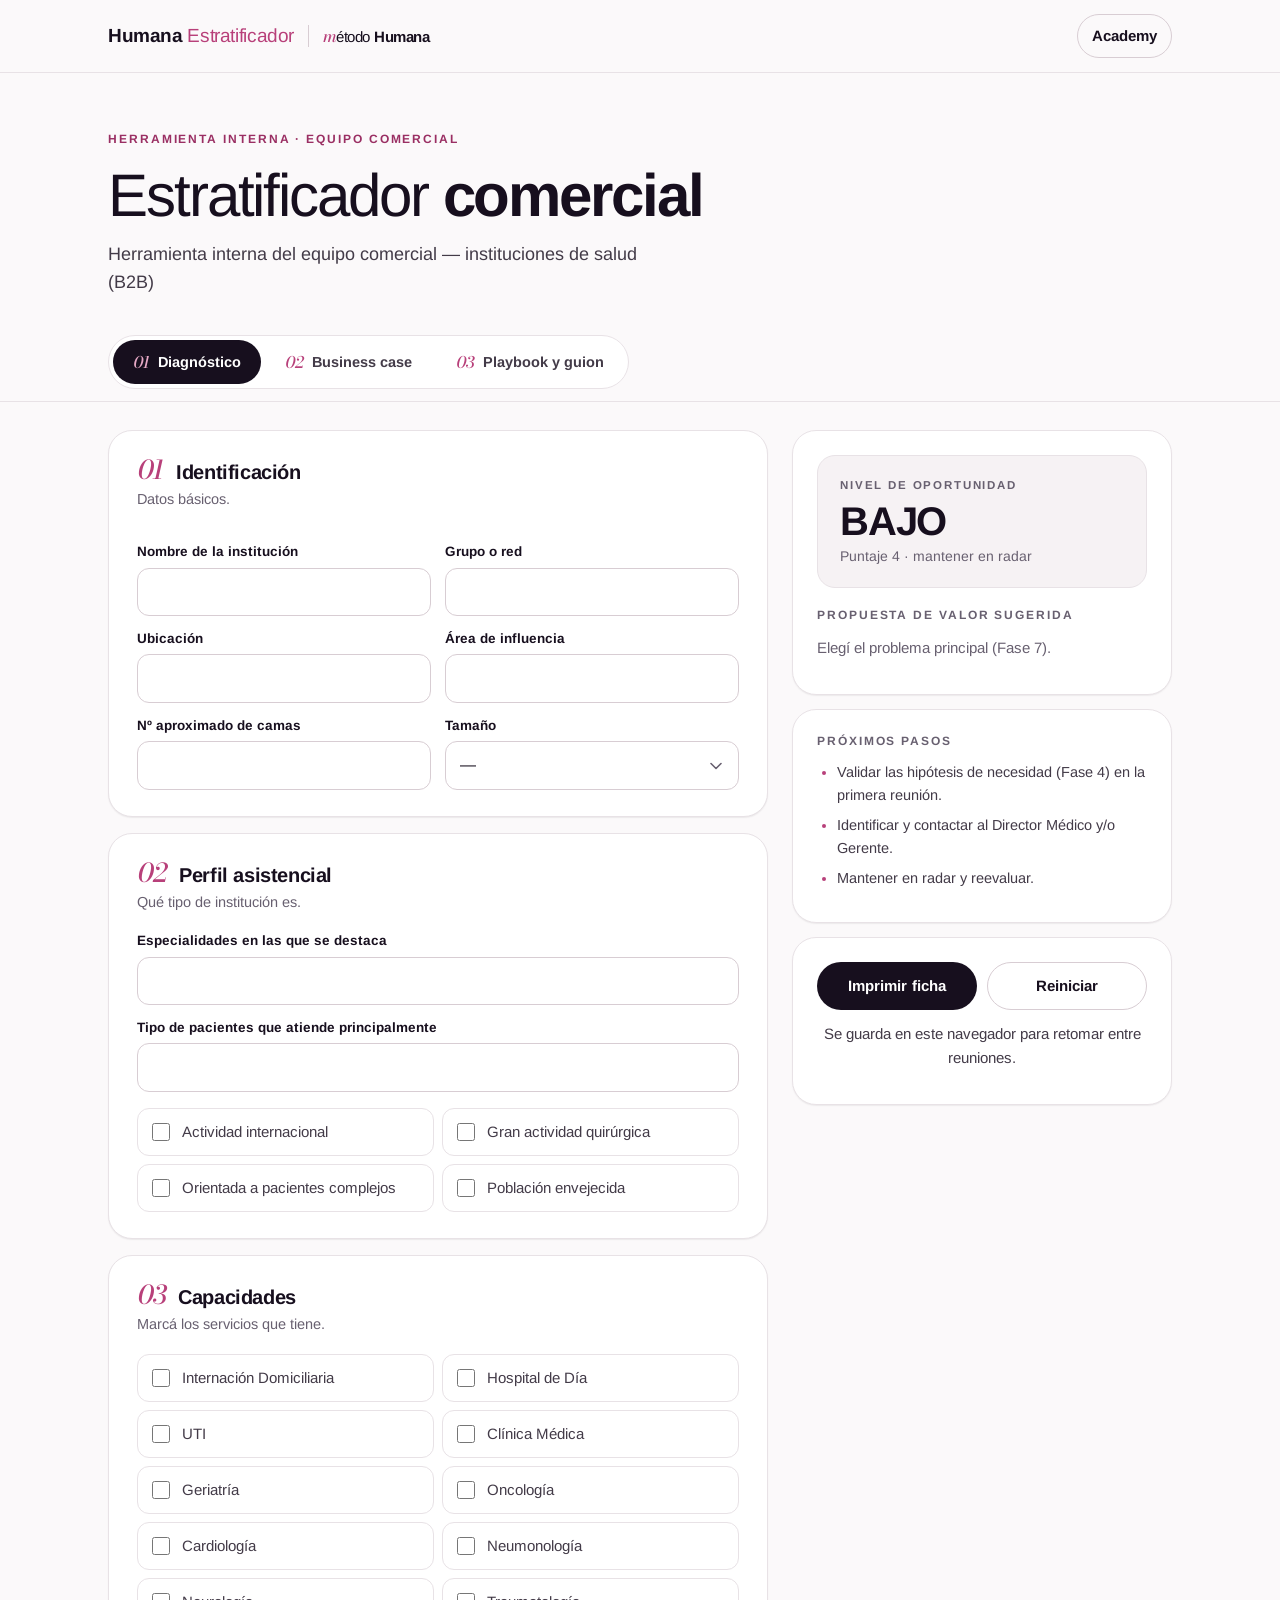
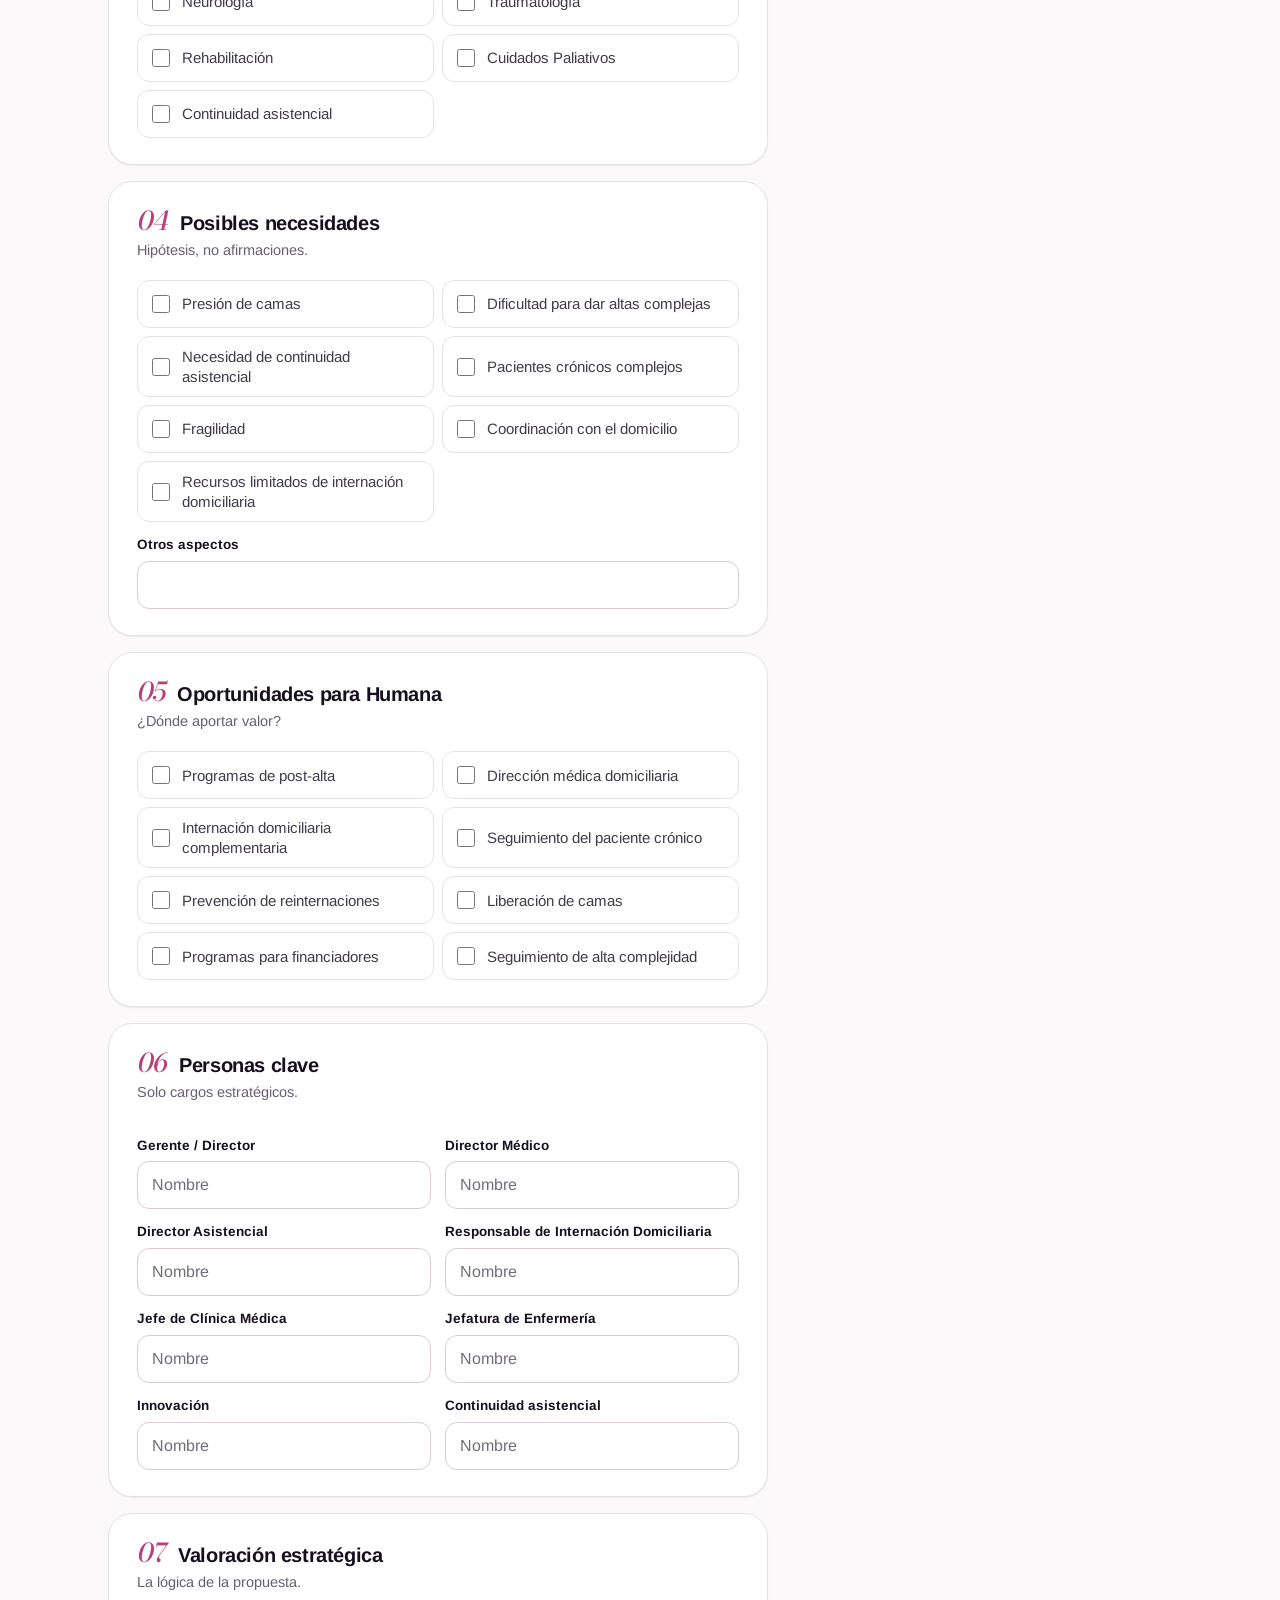
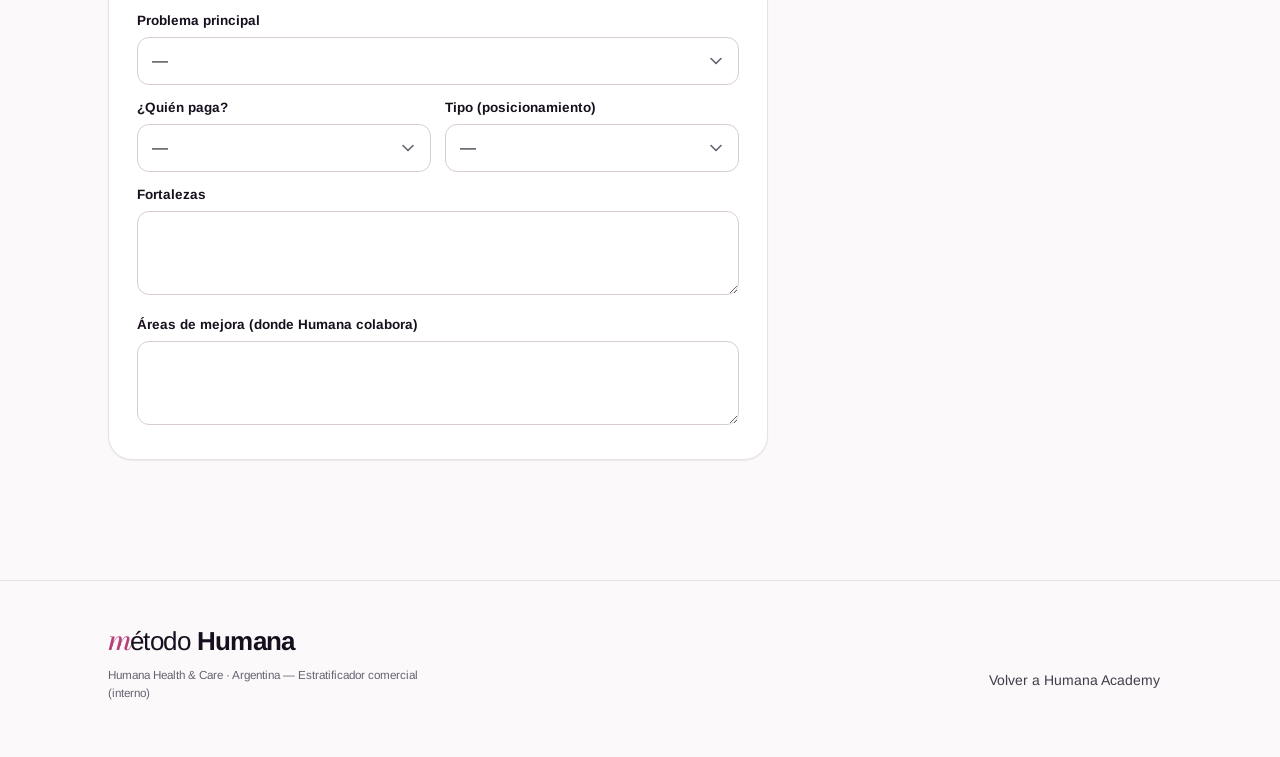
<file: estratificador.html>
<!doctype html>
<html lang="es">
<head>
<meta charset="utf-8">
<meta name="viewport" content="width=device-width, initial-scale=1, viewport-fit=cover">
<title>Humana · Estratificador comercial</title>
<meta name="theme-color" content="#FBF9FA">
<meta name="robots" content="noindex, nofollow">
<link rel="canonical" href="https://academy.humanahc.com.ar/estratificador.html">
<link rel="icon" href="mark.svg">
<link rel="preload" href="fonts/arimo-latin-400-normal.woff2" as="font" type="font/woff2" crossorigin>
<link rel="stylesheet" href="metodo.css?v=1">
<link rel="stylesheet" href="metodo-pistas.css?v=2">
<style>
.ehead{padding:52px 0 26px}
.ehead .mh-kicker{color:var(--mh-accent-ink)}
.ehead h1{font-size:clamp(36px,5.4vw,60px);font-weight:400;letter-spacing:-.035em;line-height:1.04;margin:14px 0 14px}
.ehead h1 b{font-weight:700}
.ehead p{font-size:18px;color:var(--mh-ink-2);margin:0;max-width:56ch;line-height:1.55}
.tabsbar{position:sticky;top:72px;z-index:50;background:rgba(251,249,250,.92);backdrop-filter:blur(12px);-webkit-backdrop-filter:blur(12px);border-bottom:1px solid var(--mh-line);padding:12px 0}
.tabs{display:inline-flex;gap:4px;padding:4px;background:var(--mh-surface);border:1px solid var(--mh-line);border-radius:var(--mh-pill);max-width:100%;overflow-x:auto;scrollbar-width:none}
.tabs::-webkit-scrollbar{display:none}
.tab{display:inline-flex;align-items:center;gap:8px;min-height:44px;padding:0 20px;border:0;border-radius:var(--mh-pill);background:transparent;color:var(--mh-ink-2);font:700 14.5px/1 var(--mh-sans);cursor:pointer;white-space:nowrap;transition:background .2s,color .2s}
.tab .n{font-family:var(--mh-serif);font-style:italic;font-weight:500;font-size:16px;color:var(--mh-accent)}
.tab:hover{background:var(--mh-surface-2);color:var(--mh-ink)}
.tab.on{background:var(--mh-ink);color:#fff}
.tab.on .n{color:#E7A9C6}
.card{background:var(--mh-surface);border:1px solid var(--mh-line);border-radius:var(--mh-r-lg);padding:26px 28px;margin-bottom:16px;box-shadow:var(--mh-sh-1)}
.card h2{display:flex;align-items:baseline;gap:12px;font-size:20px;font-weight:700;margin:0 0 4px;letter-spacing:-.02em}
.card h2 .n{font-family:var(--mh-serif);font-style:italic;font-weight:500;color:var(--mh-accent);font-size:26px;line-height:1}
.card .ph{font-size:14.5px;color:var(--mh-mut);margin:0 0 18px}
.est label:not(.chk){display:block;font:700 13.5px/1.3 var(--mh-sans);color:var(--mh-ink);margin:14px 0 7px}
.est input[type=text],.est input[type=number],.est select,.est textarea{width:100%;min-height:48px;padding:12px 14px;border:1.5px solid var(--mh-line-2);border-radius:12px;background:var(--mh-surface);color:var(--mh-ink);font:400 16px/1.4 var(--mh-sans);transition:border-color .15s,box-shadow .15s}
.est select{appearance:none;-webkit-appearance:none;background-image:url("data:image/svg+xml,%3Csvg xmlns='http://www.w3.org/2000/svg' width='12' height='8' viewBox='0 0 12 8'%3E%3Cpath d='M1 1.5l5 5 5-5' fill='none' stroke='%23686070' stroke-width='1.6' stroke-linecap='round' stroke-linejoin='round'/%3E%3C/svg%3E");background-repeat:no-repeat;background-position:right 16px center;padding-right:40px}
.est input::placeholder,.est textarea::placeholder{color:var(--mh-mut-2)}
.est input[type=text]:hover,.est input[type=number]:hover,.est select:hover,.est textarea:hover{border-color:#bfb1b8}
.est input[type=text]:focus,.est input[type=number]:focus,.est select:focus,.est textarea:focus{outline:none;border-color:var(--mh-accent);box-shadow:0 0 0 4px var(--mh-accent-tint)}
.est textarea{min-height:84px;resize:vertical}
.row2{display:grid;grid-template-columns:1fr 1fr;gap:0 14px}
.checks{display:grid;grid-template-columns:1fr 1fr;gap:8px;margin-top:6px}
.chk{display:flex;align-items:center;gap:12px;min-height:48px;padding:10px 14px;border:1.5px solid var(--mh-line);border-radius:12px;font-size:15px;color:var(--mh-ink-2);cursor:pointer;transition:border-color .15s,background .15s;line-height:1.3}
.chk:hover{border-color:var(--mh-line-2)}
.chk:has(input:checked){border-color:var(--mh-accent);background:var(--mh-accent-tint);color:var(--mh-ink)}
.chk input{width:18px;height:18px;margin:0;flex-shrink:0;accent-color:var(--mh-accent)}
.hint{font-size:13.5px;color:var(--mh-mut);margin:10px 0 0;line-height:1.5}
.layout{display:grid;grid-template-columns:minmax(0,1fr) 380px;gap:24px;padding:28px 0 64px}
.result{position:sticky;top:148px;align-self:start}
.rcard{background:var(--mh-surface);border:1px solid var(--mh-line);border-radius:var(--mh-r-lg);padding:24px;margin-bottom:14px;box-shadow:var(--mh-sh-1)}
.rcard h3{font:700 12px/1.3 var(--mh-sans);letter-spacing:.16em;text-transform:uppercase;color:var(--mh-mut);margin:0 0 12px}
.level{border-radius:18px;padding:22px 22px 20px;margin-bottom:20px;border:1px solid var(--mh-line);background:var(--mh-surface-2)}
.level .lb{font:700 11.5px/1.3 var(--mh-sans);letter-spacing:.16em;text-transform:uppercase;color:var(--mh-mut)}
.level .lv{font-size:40px;font-weight:700;letter-spacing:-.03em;color:var(--mh-ink);margin:8px 0 4px;line-height:1}
.level .sc{font-size:14px;color:var(--mh-mut)}
.level.alto{background:var(--mh-ink);border-color:var(--mh-ink)}
.level.alto .lb{color:#E7A9C6}.level.alto .lv{color:#fff}.level.alto .sc{color:#CFC6D3}
.level.medio{background:var(--mh-accent-tint);border-color:var(--mh-accent-tint-2)}
.level.medio .lb,.level.medio .lv{color:var(--mh-accent-ink)}.level.medio .sc{color:var(--mh-ink-2)}
.prop{font-size:19px;font-weight:700;color:var(--mh-ink);margin:0 0 8px;letter-spacing:-.015em;line-height:1.3}
.rcard p{font-size:15px;line-height:1.6;color:var(--mh-ink-2);margin:0 0 10px}
.rcard p b{color:var(--mh-ink)}
.rcard ul{margin:0;padding-left:20px}.rcard li{font-size:14.5px;line-height:1.55;margin-bottom:8px;color:var(--mh-ink-2)}
.rcard li::marker{color:var(--mh-accent)}
.tag{display:inline-flex;background:var(--mh-accent-tint);color:var(--mh-accent-ink);font:700 12px/1 var(--mh-sans);padding:7px 10px;border-radius:var(--mh-pill);margin:0 6px 6px 0}
.section{display:none}.section.on{display:block}.pad{padding:28px 0 64px}
.bcgrid{display:grid;grid-template-columns:minmax(0,1.1fr) minmax(0,.9fr);gap:24px;align-items:start}
.stat{background:var(--mh-surface);border:1px solid var(--mh-line);border-radius:18px;padding:20px 22px;margin-bottom:12px}
.stat .n{font-size:32px;font-weight:700;color:var(--mh-ink);letter-spacing:-.03em;line-height:1.1}
.stat .l{font-size:14px;color:var(--mh-mut);margin-top:4px}
.stat.big{background:var(--mh-accent-tint);border-color:var(--mh-accent-tint-2);padding:26px 24px}
.stat.big .n{color:var(--mh-accent-ink);font-size:clamp(32px,4vw,44px)}
.stat.big .l{color:var(--mh-ink-2);font-weight:700}
.pb{background:var(--mh-surface);border:1px solid var(--mh-line);border-radius:var(--mh-r-lg);padding:28px;margin-bottom:16px;box-shadow:var(--mh-sh-1)}
.pb h3{font-size:22px;font-weight:400;letter-spacing:-.02em;margin:0 0 18px}
.pb h3 b{font-weight:700}
.pb .q{font-size:16px;line-height:1.6;margin:0;padding:12px 0 12px 22px;position:relative;color:var(--mh-ink-2);border-top:1px solid var(--mh-line)}
.pb .q:first-child{border-top:0}
.pb .q:before{content:"";position:absolute;left:0;top:14px;bottom:14px;width:1px;background:var(--mh-hair)}
.obj{border:1px solid var(--mh-line);border-left:2px solid var(--mh-accent);padding:14px 18px;background:var(--mh-surface);border-radius:0 14px 14px 0;margin-bottom:10px;font-size:15.5px;line-height:1.6;color:var(--mh-ink-2)}
.obj b{color:var(--mh-ink);font-family:var(--mh-serif);font-style:italic;font-weight:500;font-size:18px}
.emailbox{white-space:pre-wrap;background:var(--mh-surface-2);border:1px solid var(--mh-line);border-radius:14px;padding:20px;font-size:15px;line-height:1.65;color:var(--mh-ink-2)}
.guion .g{padding:16px 0;border-top:1px solid var(--mh-line)}
.guion .g:first-of-type{border-top:0;padding-top:0}
.guion .g .t{font:700 12px/1.3 var(--mh-sans);color:var(--mh-accent-ink);text-transform:uppercase;letter-spacing:.14em}
.guion .g p{font-size:16.5px;line-height:1.7;margin:8px 0 0;color:var(--mh-ink-2)}
.btns{display:flex;gap:10px;flex-wrap:wrap}
.btns .mh-btn{flex:1}
@media(max-width:960px){.layout,.bcgrid{grid-template-columns:1fr}.result{position:static}}
@media(max-width:640px){.checks,.row2{grid-template-columns:1fr}.card,.pb{padding:22px 18px}.rcard{padding:20px}.ehead{padding:34px 0 18px}.tabs{display:grid;grid-template-columns:repeat(3,minmax(0,1fr));width:100%;border-radius:18px}.tab{padding:6px 8px;font-size:13.5px;white-space:normal;text-align:center;justify-content:center;flex-direction:column;gap:2px;border-radius:14px;line-height:1.2;min-height:52px}.tab .n{font-size:14px}}
@media print{header.top,footer.pie,.btns,.noprint,.tabsbar{display:none!important}.section{display:block!important}.layout,.bcgrid{grid-template-columns:1fr}.card,.rcard,.pb{box-shadow:none;break-inside:avoid}.level.alto{background:#fff;border-color:#170F1E}.level.alto .lv{color:#170F1E}}
</style>
</head>
<body class="mh est">
<a class="mh-skip" href="#s0">Ir al contenido</a>
<header class="top"><div class="wrap">
<a class="brand" href="./" aria-label="Volver a Humana Academy"><span class="mh-word"><b>Humana</b> <span>Estratificador</span></span><span class="sep" aria-hidden="true"></span><span class="mh-logo" aria-hidden="true"><i>m</i>étodo<b>Humana</b></span></a>
<nav class="desk" aria-label="Principal"><a class="home" href="./">Academy</a></nav>
</div></header>
<div class="wrap"><section class="ehead"><span class="mh-kicker">Herramienta interna · Equipo comercial</span><h1>Estratificador <b>comercial</b></h1><p>Herramienta interna del equipo comercial — instituciones de salud (B2B)</p></section></div>
<div class="tabsbar noprint"><div class="wrap"><div class="tabs" role="tablist" aria-label="Secciones"><button class="tab on" role="tab" aria-selected="true" aria-controls="s0" onclick="showTab(0)"><span class="n">01</span>Diagnóstico</button><button class="tab" role="tab" aria-selected="false" aria-controls="s1" onclick="showTab(1)"><span class="n">02</span>Business case</button><button class="tab" role="tab" aria-selected="false" aria-controls="s2" onclick="showTab(2)"><span class="n">03</span>Playbook y guion</button></div></div></div>
<main class="wrap">
<div class="section on" id="s0" role="tabpanel"><div class="layout">
<div class="form">
 <div class="card"><h2><span class="n">01</span>Identificación</h2><p class="ph">Datos básicos.</p>
  <div class="row2"><div><label for="f_nombre">Nombre de la institución</label><input type="text" id="f_nombre"></div><div><label for="f_grupo">Grupo o red</label><input type="text" id="f_grupo"></div></div>
  <div class="row2"><div><label for="f_ubic">Ubicación</label><input type="text" id="f_ubic"></div><div><label for="f_area">Área de influencia</label><input type="text" id="f_area"></div></div>
  <div class="row2"><div><label for="f_camas">Nº aproximado de camas</label><input type="number" id="f_camas" min="0" inputmode="numeric"></div><div><label for="f_tam">Tamaño</label><select id="f_tam"><option value="">—</option><option>Chico</option><option>Mediano</option><option>Grande</option></select></div></div>
 </div>
 <div class="card"><h2><span class="n">02</span>Perfil asistencial</h2><p class="ph">Qué tipo de institución es.</p>
  <label for="f_esp">Especialidades en las que se destaca</label><input type="text" id="f_esp">
  <label for="f_pac">Tipo de pacientes que atiende principalmente</label><input type="text" id="f_pac">
  <div class="checks" style="margin-top:16px"><label class="chk"><input type="checkbox" id="p_intl">Actividad internacional</label><label class="chk"><input type="checkbox" id="p_quir">Gran actividad quirúrgica</label><label class="chk"><input type="checkbox" id="p_complejos">Orientada a pacientes complejos</label><label class="chk"><input type="checkbox" id="p_envej">Población envejecida</label></div>
 </div>
 <div class="card"><h2><span class="n">03</span>Capacidades</h2><p class="ph">Marcá los servicios que tiene.</p><div class="checks" id="caps"></div></div>
 <div class="card"><h2><span class="n">04</span>Posibles necesidades</h2><p class="ph">Hipótesis, no afirmaciones.</p><div class="checks" id="needs"></div><label for="f_otros">Otros aspectos</label><input type="text" id="f_otros"></div>
 <div class="card"><h2><span class="n">05</span>Oportunidades para Humana</h2><p class="ph">¿Dónde aportar valor?</p><div class="checks" id="oport"></div></div>
 <div class="card"><h2><span class="n">06</span>Personas clave</h2><p class="ph">Solo cargos estratégicos.</p><div class="row2" id="people"></div></div>
 <div class="card"><h2><span class="n">07</span>Valoración estratégica</h2><p class="ph">La lógica de la propuesta.</p>
  <label for="f_problema">Problema principal</label>
  <select id="f_problema"><option value="">—</option><option value="A">A · Falta de camas / presión de ocupación</option><option value="B">B · Estadías prolongadas de crónicos/frágiles</option><option value="C">C · Guardia saturada por pacientes repetidores</option><option value="D">D · Financiadores presionando costo o calidad</option><option value="E">E · Institución chica sin músculo domiciliario propio</option></select>
  <div class="row2"><div><label for="f_paga">¿Quién paga?</label><select id="f_paga"><option value="">—</option><option value="hospital">La institución</option><option value="financiador">Financiador (obra social / prepaga)</option><option value="paciente">Paciente / familia</option><option value="estado">Estado / sistema público</option></select></div>
  <div><label for="f_tipo">Tipo (posicionamiento)</label><select id="f_tipo"><option value="">—</option><option value="grande">Institución grande</option><option value="mediano">Institución mediana</option><option value="chico">Institución chica</option><option value="privado">Privada con financiadores</option></select></div></div>
  <label for="f_str">Fortalezas</label><textarea id="f_str"></textarea><label for="f_gap">Áreas de mejora (donde Humana colabora)</label><textarea id="f_gap"></textarea>
 </div>
</div>
<aside class="result" aria-label="Resultado">
 <div class="rcard" aria-live="polite"><div id="level" class="level bajo"><div class="lb">Nivel de oportunidad</div><div class="lv" id="lvtxt">—</div><div class="sc" id="lvsc"></div></div>
  <h3>Propuesta de valor sugerida</h3><div id="propbox"><p style="color:var(--mh-mut)">Elegí el problema principal (Fase 7).</p></div></div>
 <div class="rcard"><h3>Próximos pasos</h3><ul id="steps"><li style="color:var(--mh-mut)">Completá la ficha.</li></ul></div>
 <div class="rcard noprint"><div class="btns"><button class="mh-btn ink" onclick="window.print()">Imprimir ficha</button><button class="mh-btn sec" onclick="reset()">Reiniciar</button></div><p class="hint" style="text-align:center;margin-top:12px">Se guarda en este navegador para retomar entre reuniones.</p></div>
</aside>
</div></div>
<div class="section" id="s1" role="tabpanel"><div class="pad"><div class="bcgrid">
 <div class="card"><h2>Calculadora de valor</h2><p class="ph">Cargá los datos operativos. Los supuestos son editables; es una estimación, no una promesa.</p>
  <div class="row2"><div><label for="b_altas">Altas complejas por mes</label><input type="number" id="b_altas" min="0" placeholder="ej. 60" inputmode="numeric"></div><div><label for="b_dias">Días de alta que se pueden adelantar</label><input type="number" id="b_dias" min="0" value="4" inputmode="numeric"></div></div>
  <div class="row2"><div><label for="b_reing">Reinternaciones a 30 días por mes</label><input type="number" id="b_reing" min="0" placeholder="ej. 40" inputmode="numeric"></div><div><label for="b_red">Reducción estimada de reinternaciones (%)</label><input type="number" id="b_red" min="0" max="100" value="25" inputmode="numeric"></div></div>
  <div class="row2"><div><label for="b_est">Estadía media (días)</label><input type="number" id="b_est" min="0" value="7" inputmode="numeric"></div><div><label for="b_coste">Costo por día de cama ($)</label><input type="number" id="b_coste" min="0" placeholder="ej. 250000" inputmode="numeric"></div></div>
  <p class="hint">Ajustá los valores con los datos reales de la institución.</p></div>
 <div aria-live="polite">
  <div class="stat big"><div class="n" id="b_total">$ 0</div><div class="l">Ahorro anual estimado</div></div>
  <div class="stat"><div class="n" id="b_camas">0</div><div class="l">Camas equivalentes liberadas / mes</div></div>
  <div class="stat"><div class="n" id="b_diaslib">0</div><div class="l">Días de internación liberados / mes</div></div>
  <div class="stat"><div class="n" id="b_revit">0</div><div class="l">Reinternaciones evitadas / mes</div></div>
  <p class="hint" id="b_break"></p></div>
</div></div></div>
<div class="section" id="s2" role="tabpanel"><div class="pad">
 <div class="pb guion"><h3>Guion de presentación <b>del servicio</b></h3>
  <div class="g"><div class="t">En una frase (20 seg)</div><p>Humana ayuda a instituciones de salud y financiadores (obras sociales y prepagas) a gestionar mejor a sus pacientes más complejos: diseñamos y operamos la continuidad asistencial que evita reinternaciones, libera camas y reduce consultas evitables a la guardia — sin que tengan que construir esa capacidad desde cero.</p></div>
  <div class="g"><div class="t">El problema (30 seg)</div><p>El paciente crónico complejo transita entre la institución, el domicilio, la guardia y los especialistas, y casi nadie es responsable de mantener la continuidad. Ese vacío se traduce en reinternaciones, consultas evitables a la guardia y camas ocupadas por pacientes que ya podrían estar en su casa.</p></div>
  <div class="g"><div class="t">Qué hace Humana (1 min)</div><p>Operamos una Unidad de Continuidad: dirección médica domiciliaria, seguimiento médico-enfermero, observación distribuida (paciente, familia y equipo detectando los cambios a tiempo), la plataforma Humana Core que preserva la memoria clínica, y medición de resultados desde el día uno. No sustituimos a la institución ni a la atención primaria: los integramos alrededor del paciente.</p></div>
  <div class="g"><div class="t">El resultado</div><p>Menos reinternaciones y consultas evitables a la guardia, camas liberadas, mejor experiencia del paciente y de la familia, y un modelo más sostenible. La eficiencia económica aparece como consecuencia de una mejor organización clínica, nunca como el objetivo.</p></div>
  <div class="g"><div class="t">El cierre</div><p>«No proponemos que gasten más, sino que cada recurso que ya invierten genere más valor clínico. ¿Le parece si lo vemos con un caso concreto de su institución?»</p></div></div>
 <div class="pb"><h3>Discovery: <b>preguntas para la primera reunión</b></h3><div id="pb_disc"><p style="color:var(--mh-mut)">Elegí el problema principal en la pestaña Diagnóstico.</p></div></div>
 <div class="pb"><h3>Objeciones frecuentes <b>y respuesta</b></h3><div id="pb_obj"></div></div>
 <div class="pb"><h3>Email de apertura <b>personalizado</b></h3><div class="emailbox" id="pb_email">Completá el nombre de la institución y el problema principal.</div><div class="btns noprint" style="margin-top:14px;max-width:260px"><button class="mh-btn ink" id="copybtn" onclick="copyEmail()">Copiar email</button></div></div>
</div></div>
</main>
<footer class="pie"><div class="wrap">
<div><span class="mh-logo"><i>m</i>étodo<b>Humana</b></span><small>Humana Health &amp; Care · Argentina — Estratificador comercial (interno)</small></div>
<nav aria-label="Pie"><a href="./">Volver a Humana Academy</a></nav>
</div></footer>
<script>
const CAPS=["Internación Domiciliaria","Hospital de Día","UTI","Clínica Médica","Geriatría","Oncología","Cardiología","Neumonología","Neurología","Traumatología","Rehabilitación","Cuidados Paliativos","Continuidad asistencial"];
const NEEDS=[["n_presion","Presión de camas",2],["n_altas","Dificultad para dar altas complejas",2],["n_cont","Necesidad de continuidad asistencial",2],["n_cronicos","Pacientes crónicos complejos",2],["n_frag","Fragilidad",1],["n_coord","Coordinación con el domicilio",1],["n_hadlim","Recursos limitados de internación domiciliaria",2]];
const OPORT=["Programas de post-alta","Dirección médica domiciliaria","Internación domiciliaria complementaria","Seguimiento del paciente crónico","Prevención de reinternaciones","Liberación de camas","Programas para financiadores","Seguimiento de alta complejidad"];
const PEOPLE=["Gerente / Director","Director Médico","Director Asistencial","Responsable de Internación Domiciliaria","Jefe de Clínica Médica","Jefatura de Enfermería","Innovación","Continuidad asistencial"];
const PROP={A:{t:"Liberación de capacidad hospitalaria",m:"Internación domiciliaria, post-alta compleja y continuidad 30-60-90."},B:{t:"Unidad de continuidad para el paciente complejo",m:"Seguimiento domiciliario médico-enfermero, reducción de reinternaciones y trazabilidad."},C:{t:"Gestión de hiperfrecuentadores",m:"Estratificación, seguimiento anticipatorio y respuesta domiciliaria."},D:{t:"Solución para cartera de financiador",m:"Continuidad, medición, informes y reducción de eventos evitables."},E:{t:"Unidad domiciliaria tercerizada",m:"Humana como capacidad clínica flexible, sin inversión estructural."}};
const PAGA={hospital:"Argumento económico: reducción de la estadía media, liberación de camas y continuidad post-alta.",financiador:"Argumento económico: menos internaciones y consultas evitables a la guardia, menos días de internación y mayor satisfacción del afiliado.",paciente:"Argumento de valor: dirección médica en casa, seguridad clínica y continuidad.",estado:"Argumento de sistema: descarga asistencial, cronicidad, ruralidad y continuidad sociosanitaria."};
const TIPO={grande:"Posicionar a Humana como complemento especializado: paciente complejo, post-alta y crónico frágil.",mediano:"Posicionar a Humana como extensión asistencial tercerizada.",chico:"Posicionar a Humana como una capacidad que la institución no puede construir sola.",privado:"Posicionar a Humana orientada a eficiencia, cartera y permanencia del paciente."};
const DISC={A:["¿Cuál es su estadía media y cuántas altas se retrasan por falta de soporte domiciliario?","¿Qué porcentaje de camas está ocupado por pacientes que ya podrían estar en su casa con seguimiento?","¿Cómo miden hoy la presión de camas?"],B:["¿Qué grupo de pacientes crónicos complejos concentra la mayor parte de las reinternaciones?","¿Tienen hoy una unidad que siga a esos pacientes tras el alta?","¿Cómo trazan la evolución del paciente entre una internación y la siguiente?"],C:["¿Qué porcentaje de las consultas a la guardia son pacientes repetidores?","¿Identifican a los hiperfrecuentadores y hacen seguimiento anticipatorio?","¿Qué pasa con esos pacientes entre una consulta y otra?"],D:["¿Qué les está pidiendo el financiador: costo, calidad o ambos?","¿Cómo miden hoy los eventos evitables de esa cartera?","¿Tienen informes de continuidad para la obra social o prepaga?"],E:["¿Qué capacidades domiciliarias tienen hoy propias?","¿Cuánto les costaría montar una unidad de internación domiciliaria desde cero?","¿Valorarían una capacidad flexible sin inversión estructural?"]};
const OBJ=[["Ya tenemos internación domiciliaria.","Perfecto: Humana no la reemplaza, la potencia con dirección médica y continuidad medible donde hoy no llega."],["Esto es un costo adicional.","No proponemos gastar más: proponemos que cada recurso que ya financian rinda más. La eficiencia aparece como consecuencia."],["No tenemos presupuesto ahora.","Empecemos por un programa acotado (post-alta o una cartera de financiador) y medimos el impacto antes de escalar."],["¿Cómo sé que funciona?","Medimos todo desde el día uno: reinternaciones, consultas a guardia evitables, estadía y funcionalidad. Los indicadores van en la propuesta."],["Ya trabajamos con otro proveedor.","No competimos como un proveedor más: aportamos una capacidad de gobierno clínico que coordina lo que ya tienen."]];
const STORE={get(){try{return JSON.parse(localStorage.getItem('ha_estrat')||'{}')}catch(e){return{}}},set(o){try{localStorage.setItem('ha_estrat',JSON.stringify(o))}catch(e){}}};
const allInputs=()=>document.querySelectorAll('input[id],select[id],textarea[id]');
function save(){const o={};allInputs().forEach(el=>o[el.id]=el.type==='checkbox'?el.checked:el.value);STORE.set(o);}
function load(){const o=STORE.get();allInputs().forEach(el=>{if(o[el.id]!=null){if(el.type==='checkbox')el.checked=o[el.id];else el.value=o[el.id];}});}
const val=id=>{const el=document.getElementById(id);return el?(el.type==='checkbox'?el.checked:el.value):'';}
const numv=id=>parseFloat(val(id))||0;
const money=n=>'$ '+Math.round(n).toLocaleString('es-AR');
document.getElementById('caps').innerHTML=CAPS.map((c,i)=>`<label class="chk"><input type="checkbox" id="cap_${i}">${c}</label>`).join('');
document.getElementById('needs').innerHTML=NEEDS.map(([id,l])=>`<label class="chk"><input type="checkbox" id="${id}">${l}</label>`).join('');
document.getElementById('oport').innerHTML=OPORT.map((o,i)=>`<label class="chk"><input type="checkbox" id="op_${i}">${o}</label>`).join('');
document.getElementById('people').innerHTML=PEOPLE.map((p,i)=>`<div><label for="pe_${i}">${p}</label><input type="text" id="pe_${i}" placeholder="Nombre" autocomplete="off"></div>`).join('');
document.getElementById('pb_obj').innerHTML=OBJ.map(([o,r])=>`<div class="obj"><b>«${o}»</b><br>${r}</div>`).join('');
function showTab(i){[0,1,2].forEach(k=>{document.getElementById('s'+k).classList.toggle('on',k===i);const t=document.querySelectorAll('.tab')[k];t.classList.toggle('on',k===i);t.setAttribute('aria-selected',k===i?'true':'false');});window.scrollTo(0,0);}
function compute(){
 let sc=0; NEEDS.forEach(([id,l,w])=>{if(val(id))sc+=w;});
 if(val('p_complejos'))sc+=2; if(val('p_envej'))sc+=2;
 const hasID=val('cap_0'),hasCont=val('cap_12');
 if(!hasID)sc+=2; if(!hasCont)sc+=2; if(hasID)sc-=1;
 if(val('f_tipo')==='chico'||val('f_problema')==='E')sc+=1;
 let lvl='bajo',lt='BAJO'; if(sc>=9){lvl='alto';lt='ALTO';}else if(sc>=5){lvl='medio';lt='MEDIO';}
 document.getElementById('level').className='level '+lvl;document.getElementById('lvtxt').textContent=lt;
 document.getElementById('lvsc').textContent='Puntaje '+sc+' · '+(lvl==='alto'?'cuenta prioritaria':lvl==='medio'?'cuenta a desarrollar':'mantener en radar');
 const pr=val('f_problema'),pg=val('f_paga'),tp=val('f_tipo'),nom=val('f_nombre')||'la institución';
 const box=document.getElementById('propbox');
 if(pr&&PROP[pr]){let h=`<div class="prop grad">${PROP[pr].t}</div><p><b>Modelo:</b> ${PROP[pr].m}</p>`;if(pg&&PAGA[pg])h+=`<p>${PAGA[pg]}</p>`;if(tp&&TIPO[tp])h+=`<p>${TIPO[tp]}</p>`;const ops=OPORT.filter((o,i)=>val('op_'+i));if(ops.length)h+=`<div style="margin-top:6px">${ops.map(o=>`<span class="tag">${o}</span>`).join('')}</div>`;box.innerHTML=h;}else box.innerHTML='<p style="color:var(--mh-mut)">Elegí el problema principal (Fase 7).</p>';
 const people=PEOPLE.map((p,i)=>({p,n:val('pe_'+i)})).filter(x=>x.n);
 const steps=['Validar las hipótesis de necesidad (Fase 4) en la primera reunión.'];
 if(pr&&PROP[pr])steps.push('Preparar propuesta enfocada en: <b>'+PROP[pr].t+'</b>.');
 steps.push(people.length?('Contactar a: '+people.map(x=>x.n+' ('+x.p+')').join('; ')+'.'):'Identificar y contactar al Director Médico y/o Gerente.');
 steps.push(lvl==='alto'?'Priorizar esta cuenta y agendar reunión de propuesta.':lvl==='medio'?'Desarrollar la cuenta antes de la propuesta formal.':'Mantener en radar y reevaluar.');
 document.getElementById('steps').innerHTML=steps.map(s=>`<li>${s}</li>`).join('');
 document.getElementById('pb_disc').innerHTML=(pr&&DISC[pr])?DISC[pr].map(q=>`<div class="q">${q}</div>`).join(''):'<p style="color:var(--mh-mut)">Elegí el problema principal en la pestaña Diagnóstico.</p>';
 const dest=people.find(x=>x.p==='Director Médico')||people.find(x=>x.p.startsWith('Gerente'))||people[0];
 const saludo=dest?('Estimado/a '+dest.n):'Estimado/a Director/a Médico/a';
 if(pr&&PROP[pr]){document.getElementById('pb_email').textContent=`Asunto: ${nom} — ${PROP[pr].t}\n\n${saludo}:\n\nEn Humana ayudamos a instituciones como ${nom} a ${PROP[pr].t.toLowerCase()}, mediante ${PROP[pr].m.toLowerCase()}\n\nNo proponemos sumar un proveedor más ni aumentar el gasto, sino coordinar lo que ya tienen para que cada recurso genere más valor clínico: menos reinternaciones y consultas evitables a la guardia, camas liberadas y mejor experiencia del paciente.\n\n¿Tendría 30 minutos esta o la próxima semana para verlo? Puedo llevar un caso concreto aplicado a ${nom}.\n\nQuedo a su disposición.\nSaludos cordiales,\n[Tu nombre] · Humana Health & Care Argentina`;}else document.getElementById('pb_email').textContent='Completá el nombre de la institución y el problema principal.';
 bc(); save();
}
function bc(){const altas=numv('b_altas'),dias=numv('b_dias'),reing=numv('b_reing'),red=numv('b_red')/100,est=numv('b_est'),costo=numv('b_coste');
 const diaslib=altas*dias,camas=diaslib/30,revit=reing*red,ahEst=diaslib*12*costo,ahRe=revit*12*est*costo,total=ahEst+ahRe;
 document.getElementById('b_diaslib').textContent=Math.round(diaslib).toLocaleString('es-AR');
 document.getElementById('b_camas').textContent=camas.toFixed(1);document.getElementById('b_revit').textContent=revit.toFixed(0);
 document.getElementById('b_total').textContent=money(total);
 document.getElementById('b_break').textContent=total>0?`Desglose anual: por estadía liberada ${money(ahEst)} + por reinternaciones evitadas ${money(ahRe)}. Estimación con supuestos editables.`:'Cargá los datos operativos para estimar el impacto.';}
function copyEmail(){const t=document.getElementById('pb_email').textContent;navigator.clipboard&&navigator.clipboard.writeText(t);const b=document.getElementById('copybtn');if(b){b.textContent='Copiado';clearTimeout(window._cb);window._cb=setTimeout(function(){b.textContent='Copiar email';},1800);}}
function reset(){if(confirm('¿Vaciar la ficha?')){try{localStorage.removeItem('ha_estrat')}catch(e){}allInputs().forEach(el=>{if(el.type==='checkbox')el.checked=false;else if(['b_dias','b_red','b_est'].includes(el.id))return;else el.value='';});compute();}}
document.addEventListener('input',compute);document.addEventListener('change',compute);
load();compute();
</script>
</body>
</html>
</file>
<file: metodo.css>
/* =====================================================================
   método Humana — sistema visual de Humana Academy
   Fino, claro y sereno. Tinta violácea, magenta del método, líneas finas.
   Tipografías propias del sitio (sin dependencias externas).
   ===================================================================== */
@font-face{font-family:"Arimo";src:url(fonts/arimo-latin-400-normal.woff2) format("woff2");font-weight:400;font-style:normal;font-display:swap}
@font-face{font-family:"Arimo";src:url(fonts/arimo-latin-400-italic.woff2) format("woff2");font-weight:400;font-style:italic;font-display:swap}
@font-face{font-family:"Arimo";src:url(fonts/arimo-latin-700-normal.woff2) format("woff2");font-weight:600 800;font-style:normal;font-display:swap}
@font-face{font-family:"Bodoni Moda";src:url(fonts/bodoni-moda-latin-500-italic.woff2) format("woff2");font-weight:400 600;font-style:italic;font-display:swap}

:root{
  /* superficies */
  --mh-bg:#FBF9FA; --mh-surface:#FFFFFF; --mh-surface-2:#F6F2F4; --mh-surface-3:#EFE9EC;
  /* tinta */
  --mh-ink:#170F1E; --mh-ink-2:#433B48; --mh-mut:#686070; --mh-mut-2:#756C7A; /* mut-2: 4.8:1 sobre fondo (antes 3.6) */
  /* líneas */
  --mh-line:#E8E2E6; --mh-line-2:#D8CDD3; --mh-hair:#CFA9BC;
  /* borde de campos y controles: 3.4:1 sobre blanco (WCAG 1.4.11) */
  --mh-ctl:#938893;
  /* magenta del método */
  --mh-accent:#B8407A; --mh-accent-ink:#9A2F63; --mh-accent-tint:#F8ECF2; --mh-accent-tint-2:#F2DCE7;
  /* apoyo */
  --mh-blue:#28449B; --mh-blue-tint:#ECEFF8;
  --mh-teal:#1D6B64; --mh-teal-tint:#E6F2F0;
  --mh-ok:#1C7550; --mh-ok-tint:#E7F4EC;
  --mh-warn:#7D5200; --mh-warn-tint:#FFF4DC;
  --mh-err:#AF2318; --mh-err-tint:#FCEBE9;
  /* tipografía */
  --mh-sans:"Arimo","Helvetica Neue",Helvetica,Arial,sans-serif;
  --mh-serif:"Bodoni Moda","Didot","Bodoni 72",Georgia,serif;
  /* forma */
  --mh-r-sm:10px; --mh-r:16px; --mh-r-lg:24px; --mh-pill:999px;
  --mh-sh-1:0 1px 2px rgba(23,15,30,.04),0 1px 1px rgba(23,15,30,.03);
  --mh-sh-2:0 18px 40px -18px rgba(23,15,30,.18),0 2px 6px rgba(23,15,30,.04);
  --mh-ease:cubic-bezier(.22,1,.36,1);
  color-scheme:light;
}

/* ---------- base ---------- */
html{-webkit-text-size-adjust:100%;text-size-adjust:100%}
body.mh{margin:0;background:var(--mh-bg);color:var(--mh-ink-2);font-family:var(--mh-sans);font-size:16px;line-height:1.6;-webkit-font-smoothing:antialiased;-moz-osx-font-smoothing:grayscale}
.mh *,.mh *:before,.mh *:after{box-sizing:border-box}
.mh h1,.mh h2,.mh h3,.mh h4{color:var(--mh-ink);font-family:var(--mh-sans);letter-spacing:-.02em;line-height:1.15}
.mh a{color:var(--mh-accent-ink)}
.mh ::selection{background:var(--mh-accent-tint-2);color:var(--mh-ink)}
.mh :focus{outline:none}
.mh :focus-visible{outline:2px solid var(--mh-accent);outline-offset:3px;border-radius:6px}
.mh [tabindex="-1"]:focus{outline:none}
.mh button{font-family:inherit}
.mh-skip{position:absolute;left:12px;top:-60px;z-index:999;background:var(--mh-ink);color:#fff!important;padding:10px 16px;border-radius:var(--mh-pill);font-weight:700;text-decoration:none;transition:top .2s}
.mh-skip:focus{top:12px}
.mh-sr{position:absolute!important;width:1px;height:1px;margin:-1px;padding:0;border:0;overflow:hidden;clip:rect(0 0 0 0);clip-path:inset(50%);white-space:nowrap}
@media (prefers-reduced-motion:reduce){.mh *,.mh *:before,.mh *:after{animation-duration:.001ms!important;animation-iteration-count:1!important;transition-duration:.001ms!important;scroll-behavior:auto!important}.mh{scroll-behavior:auto!important}}

/* ---------- logo método Humana ---------- */
.mh-logo{display:inline-flex;align-items:baseline;font-family:var(--mh-sans);color:var(--mh-ink);letter-spacing:-.025em;line-height:1;white-space:nowrap;font-weight:400}
.mh-logo i{font-family:var(--mh-serif);font-style:italic;font-weight:500;color:var(--mh-accent);font-size:1.13em;letter-spacing:-.03em;margin-right:-.035em}
.mh-logo b{font-weight:700;margin-left:.26em}
.mh-word{font-family:var(--mh-sans);color:var(--mh-ink);letter-spacing:-.02em;white-space:nowrap}
.mh-word b{font-weight:700}
.mh-word span{font-weight:400;color:var(--mh-mut)}
.mh-serif{font-family:var(--mh-serif);font-style:italic;font-weight:500;color:var(--mh-accent);letter-spacing:-.01em}

/* ---------- botones ---------- */
.mh-btn{display:inline-flex;align-items:center;justify-content:center;gap:10px;min-height:48px;padding:12px 24px;border-radius:var(--mh-pill);border:1.5px solid transparent;font:700 15px/1.2 var(--mh-sans);letter-spacing:.005em;text-decoration:none;cursor:pointer;transition:background .2s var(--mh-ease),color .2s,border-color .2s,transform .15s var(--mh-ease),box-shadow .2s;-webkit-tap-highlight-color:transparent;white-space:nowrap}
.mh-btn:active{transform:scale(.98)}
.mh-btn[disabled],.mh-btn[aria-disabled=true]{opacity:.45;cursor:not-allowed;transform:none}
.mh-btn.pri{background:var(--mh-accent);color:#fff}
.mh-btn.pri:hover{background:var(--mh-accent-ink)}
.mh-btn.ink{background:var(--mh-ink);color:#fff}
.mh-btn.ink:hover{background:#2c2233}
.mh-btn.sec{background:var(--mh-surface);color:var(--mh-ink);border-color:var(--mh-line-2)}
.mh-btn.sec:hover{border-color:var(--mh-ink)}
.mh-btn.ghost{background:transparent;color:var(--mh-accent-ink);border-color:transparent;padding-left:12px;padding-right:12px}
.mh-btn.ghost:hover{background:var(--mh-accent-tint)}
.mh-btn.sm{min-height:40px;padding:8px 16px;font-size:14px}
@media (pointer:coarse){.mh-btn.sm{min-height:44px}}
.mh-btn .ar{transition:transform .2s var(--mh-ease)}
.mh-btn:hover .ar{transform:translateX(3px)}

/* ---------- etiquetas ---------- */
.mh-kicker{font:700 12px/1.3 var(--mh-sans);letter-spacing:.16em;text-transform:uppercase;color:var(--mh-mut)}
.mh-pillb{display:inline-flex;align-items:center;gap:6px;font:700 11.5px/1 var(--mh-sans);letter-spacing:.06em;text-transform:uppercase;padding:6px 10px;border-radius:var(--mh-pill);white-space:nowrap}
.mh-pillb.ok{background:var(--mh-ok-tint);color:var(--mh-ok)}
.mh-pillb.on{background:var(--mh-accent-tint);color:var(--mh-accent-ink)}
.mh-pillb.off{background:var(--mh-surface-2);color:var(--mh-mut)}
.mh-pillb.warn{background:var(--mh-warn-tint);color:var(--mh-warn)}

/* ---------- campos ---------- */
.mh-field{display:block;margin:0 0 16px}
.mh-field>label,.mh-label{display:block;font:700 13.5px/1.3 var(--mh-sans);color:var(--mh-ink);margin:0 0 7px}
.mh-input{width:100%;min-height:48px;padding:12px 14px;border:1.5px solid var(--mh-ctl);border-radius:12px;background:var(--mh-surface);color:var(--mh-ink);font:400 16px/1.4 var(--mh-sans);transition:border-color .15s,box-shadow .15s}
.mh-input::placeholder{color:var(--mh-mut-2)}
.mh-input:hover{border-color:var(--mh-mut)}
.mh-input:focus{outline:none;border-color:var(--mh-accent);box-shadow:0 0 0 1px var(--mh-accent),0 0 0 5px var(--mh-accent-tint)}
.mh-input.bad{border-color:var(--mh-err);box-shadow:0 0 0 4px var(--mh-err-tint)}

/* ---------- toast ---------- */
.mh-toast{position:fixed;left:50%;bottom:24px;transform:translate(-50%,24px);background:var(--mh-ink);color:#fff;padding:13px 20px;border-radius:var(--mh-pill);font:700 14px/1.3 var(--mh-sans);z-index:500;opacity:0;pointer-events:none;transition:.3s var(--mh-ease);box-shadow:var(--mh-sh-2);max-width:calc(100vw - 32px);text-align:center}
.mh-toast.show,.mh-toast.on{opacity:1;transform:translate(-50%,0)}

/* ---------- líneas del método ---------- */
.mh-lines{display:flex;justify-content:space-around;height:56px}
.mh-lines span{width:1px;background:linear-gradient(var(--mh-hair),rgba(207,169,188,.15))}
</file>
<file: metodo-pistas.css>
/* =====================================================================
   método Humana — pistas (Nexo, Cutaquig, Calculadora, Estratificador,
   404 y Recorrido). Se carga después de metodo.css.
   Cada pista define su acento con --pa / --pa-ink / --pa-tint / --pa-line.
   ===================================================================== */
body.mh{--pa:var(--mh-accent);--pa-ink:var(--mh-accent-ink);--pa-tint:var(--mh-accent-tint);--pa-line:var(--mh-accent-tint-2)}
body.mh.p-nexo{--pa:#1D6B64;--pa-ink:#16554F;--pa-tint:#E6F2F0;--pa-line:#CFE5E1}
body.mh.p-com{--pa:#170F1E;--pa-ink:#433B48;--pa-tint:#F1EEF3;--pa-line:#DDD6E1}
@media print{.mh .ficha{border:0!important;padding:0!important}}
body.mh.p-cq{--pa:#28449B;--pa-ink:#1F3680;--pa-tint:#ECEFF8;--pa-line:#D3DAEE}

/* ---------- estructura ---------- */
.mh .wrap{max-width:1120px;margin:0 auto;padding:0 28px}
@media(max-width:640px){.mh .wrap{padding:0 16px}}
.mh main{display:block;min-height:60vh}
.mh #app:focus{outline:none}
.mh img{max-width:100%}

/* ---------- encabezado ---------- */
.mh header.top{position:sticky;top:0;z-index:60;background:rgba(251,249,250,.9);backdrop-filter:saturate(1.4) blur(14px);-webkit-backdrop-filter:saturate(1.4) blur(14px);border-bottom:1px solid var(--mh-line)}
.mh header.top .wrap{display:flex;align-items:center;justify-content:space-between;gap:16px;height:72px}
.mh .brand{display:flex;align-items:center;gap:14px;background:none;border:0;padding:6px 0;cursor:pointer;color:var(--mh-ink);text-decoration:none;font:inherit;min-width:0}
.mh .brand .mh-word{font-size:19px}
.mh .brand .mh-word span{color:var(--pa)}
.mh .brand .mh-word sup{font-size:.55em;font-weight:400;color:var(--mh-mut);margin-left:1px}
.mh .brand .sep{width:1px;height:22px;background:var(--mh-line-2);flex-shrink:0}
.mh .brand .mh-logo{font-size:15px}
.mh nav.desk{display:flex;align-items:center;gap:4px}
.mh nav.desk a{display:inline-flex;align-items:center;min-height:44px;padding:0 14px;border-radius:var(--mh-pill);color:var(--mh-ink-2);font-size:15px;text-decoration:none;cursor:pointer;transition:background .15s,color .15s;white-space:nowrap}
.mh nav.desk a:hover{background:var(--mh-surface-2);color:var(--mh-ink)}
.mh nav.desk a.home{border:1px solid var(--mh-line-2);font-weight:700;color:var(--mh-ink);margin-left:6px}
.mh nav.desk a.home:hover{border-color:var(--mh-ink);background:var(--mh-surface)}
.mh .userbox{display:flex;align-items:center;gap:12px;font-size:14px;color:var(--mh-mut);margin-left:10px}
.mh .userbox:empty{display:none}
.mh .userbox .hi{color:var(--mh-ink);font-weight:700;max-width:160px;overflow:hidden;text-overflow:ellipsis;white-space:nowrap}
.mh .ring{display:inline-flex;align-items:center;gap:8px}
.mh .ring svg{width:30px;height:30px;transform:rotate(-90deg)}
.mh .ring .tr{stroke:var(--mh-line)}.mh .ring .pr{stroke:var(--pa);transition:stroke-dashoffset .6s var(--mh-ease)}
@media(max-width:900px){.mh .brand .sep,.mh .brand .mh-logo{display:none}.mh nav.desk .lk,.mh .userbox{display:none}}
@media(max-width:420px){.mh .brand .mh-word{font-size:17px}.mh nav.desk a.home{padding:0 14px;margin-left:0}}

/* ---------- banda regulatoria ---------- */
.mh .regbar{background:var(--mh-warn-tint);border-bottom:1px solid #F0DDB0;color:#4A3300;font-size:13.5px;line-height:1.55;padding:12px 0}
.mh .regbar .wrap{display:flex;gap:14px;align-items:flex-start}
.mh .regbar .rk{flex-shrink:0;font:700 11px/1 var(--mh-sans);letter-spacing:.12em;text-transform:uppercase;color:var(--mh-warn);background:#fff;border:1px solid #E9D29A;padding:6px 9px;border-radius:var(--mh-pill);margin-top:1px}
.mh .regbar b{color:#3A2800}
@media(max-width:640px){.mh .regbar{font-size:12.5px;padding:10px 0}.mh .regbar .wrap{flex-direction:column;gap:6px}}

/* ---------- portada de pista ---------- */
.mh .phero{padding:72px 0 40px}
.mh .phero .grid2{display:grid;grid-template-columns:minmax(0,1.15fr) minmax(0,.85fr);gap:56px;align-items:end}
.mh .phero .mh-kicker{color:var(--pa)}
.mh .phero h1{font-size:clamp(40px,6vw,68px);font-weight:400;letter-spacing:-.035em;line-height:1.02;margin:14px 0 18px}
.mh .phero h1 b{font-weight:700}
.mh .phero h1 sup{font-size:.36em;font-weight:400;color:var(--mh-mut);vertical-align:top;position:relative;top:.35em;margin-left:2px}
.mh .phero .lead{font-size:19px;line-height:1.55;color:var(--mh-ink-2);max-width:40ch;margin:0}
.mh .phero .acts{display:flex;gap:10px;flex-wrap:wrap;margin-top:28px}
@media(max-width:860px){.mh .phero{padding:44px 0 24px}.mh .phero .grid2{grid-template-columns:1fr;gap:28px}.mh .phero .lead{font-size:17px}}
@media(max-width:480px){.mh .phero .acts .mh-btn{flex:1 1 100%}}
.mh .next{background:var(--mh-surface);border:1px solid var(--mh-line);border-radius:var(--mh-r-lg);padding:28px;box-shadow:var(--mh-sh-1)}
.mh .next .mh-kicker{color:var(--pa)}
.mh .next h2{font-size:22px;font-weight:700;margin:10px 0 6px;line-height:1.25}
.mh .next p{margin:0 0 18px;color:var(--mh-mut);font-size:15px}
.mh .next .bar{height:3px;background:var(--mh-line);border-radius:3px;overflow:hidden;margin:0 0 20px}
.mh .next .bar i{display:block;height:100%;background:var(--pa);border-radius:3px;transition:width .6s var(--mh-ease)}
.mh .next .mh-btn{width:100%}

/* botones con el acento de la pista */
.mh .mh-btn.pa{background:var(--pa);color:#fff}
.mh .mh-btn.pa:hover{background:var(--pa-ink)}
.mh .mh-btn.ghost{color:var(--pa-ink)}
.mh .mh-btn.ghost:hover{background:var(--pa-tint)}
.mh .mh-btn svg{width:16px;height:16px;fill:currentColor;flex-shrink:0}

/* cita del hilo */
.mh .hilo{background:var(--mh-surface);border:1px solid var(--mh-line);border-radius:var(--mh-r-lg);padding:56px 56px 48px;box-shadow:var(--mh-sh-1);display:grid;grid-template-columns:minmax(0,1.3fr) minmax(0,1fr);gap:40px;align-items:end}
.mh .hilo blockquote{margin:0;font-family:var(--mh-serif);font-style:italic;font-weight:500;color:var(--mh-ink);font-size:clamp(26px,3.4vw,38px);line-height:1.25;letter-spacing:-.01em}
.mh .hilo blockquote em{color:var(--pa);font-style:italic}
.mh .hilo p{margin:0;color:var(--mh-mut);font-size:15.5px;max-width:36ch}
.mh .hilo .mh-lines{grid-column:1/-1;height:44px;justify-content:space-between;margin:0 0 -8px;padding:0 8%}
@media(max-width:760px){.mh .hilo{grid-template-columns:1fr;padding:36px 24px 30px;gap:18px}}

/* ---------- secciones ---------- */
.mh section.blk{padding:64px 0}
.mh .sh{display:flex;align-items:flex-end;justify-content:space-between;gap:20px;flex-wrap:wrap;margin:0 0 28px}
.mh .sh .mh-kicker{color:var(--pa)}
.mh .sh h2{font-size:clamp(28px,3.6vw,40px);font-weight:400;letter-spacing:-.03em;margin:10px 0 0}
.mh .sh h2 b{font-weight:700}
.mh .sh p{margin:8px 0 0;color:var(--mh-mut);max-width:52ch;font-size:15.5px}
@media(max-width:640px){.mh section.blk{padding:44px 0}}
.mh .progline{display:flex;align-items:center;gap:14px;margin:0 0 22px;font-size:14px;color:var(--mh-mut)}
.mh .progline .bar{flex:1;max-width:320px;height:3px;background:var(--mh-line);border-radius:3px;overflow:hidden}
.mh .progline .bar i{display:block;height:100%;background:var(--pa)}
.mh .progline b{color:var(--mh-ink)}

/* lista de lecciones (igual a la home) */
.mh .mods{display:grid;grid-template-columns:repeat(2,minmax(0,1fr));gap:0 40px;border-top:1px solid var(--mh-line)}
.mh .mrow{display:grid;grid-template-columns:64px minmax(0,1fr) auto;gap:18px;align-items:start;width:100%;text-align:left;background:none;border:0;border-bottom:1px solid var(--mh-line);padding:24px 4px;cursor:pointer;color:inherit;font:inherit;transition:background .2s}
.mh .mrow:hover{background:linear-gradient(90deg,var(--pa-tint),rgba(255,255,255,0))}
.mh .mrow .n{font-family:var(--mh-serif);font-style:italic;font-weight:500;color:var(--pa);font-size:34px;line-height:1;padding-top:2px}
.mh .mrow h3,.mh .mrow .t{display:block;font-size:18px;font-weight:700;color:var(--mh-ink);margin:0 0 6px;line-height:1.3;letter-spacing:-.01em}
.mh .mrow p,.mh .mrow .d{display:block;margin:0;color:var(--mh-mut);font-size:14.5px;line-height:1.5}
.mh .mrow .st{padding-top:4px}
.mh .mrow .ck{display:inline-flex;width:28px;height:28px;border-radius:50%;align-items:center;justify-content:center;background:var(--mh-ok-tint);color:var(--mh-ok)}
.mh .mrow .ck svg,.mh .mrow .go svg{width:14px;height:14px}
.mh .mrow .go{display:inline-flex;width:28px;height:28px;border-radius:50%;align-items:center;justify-content:center;border:1px solid var(--mh-line-2);color:var(--mh-ink);transition:.2s var(--mh-ease)}
.mh .mrow:hover .go{background:var(--mh-ink);color:#fff;border-color:var(--mh-ink)}
.mh .mrow .best{display:block;margin-top:8px;font-size:12.5px;color:var(--mh-ok);font-weight:700}
.mh .mrow .crit{display:inline-flex;margin:0 0 8px;font:700 11px/1 var(--mh-sans);letter-spacing:.1em;text-transform:uppercase;color:var(--mh-err);background:var(--mh-err-tint);padding:6px 9px;border-radius:var(--mh-pill)}
.mh .mrow.is-crit .n{color:var(--mh-err)}
.mh .mrow.is-crit:hover{background:linear-gradient(90deg,var(--mh-err-tint),rgba(255,255,255,0))}
@media(max-width:820px){.mh .mods{grid-template-columns:1fr}.mh .mrow{grid-template-columns:48px minmax(0,1fr) auto;gap:14px;padding:20px 2px}.mh .mrow .n{font-size:28px}}

/* aviso de cierre (certificado listo) */
.mh .certcta{display:flex;align-items:center;justify-content:space-between;gap:16px;flex-wrap:wrap;background:var(--pa-tint);border:1px solid var(--pa-line);border-radius:20px;padding:22px 26px;margin:0 0 28px}
.mh .certcta b{display:block;color:var(--mh-ink);font-size:17px}
.mh .certcta span{color:var(--mh-ink-2);font-size:14.5px}

/* mapa del modelo */
.mh .mapwrap{background:var(--mh-surface);border:1px solid var(--mh-line);border-radius:var(--mh-r-lg);padding:24px}
.mh .mapwrap svg{width:100%;height:auto;display:block}
.mh .mapl{display:none;list-style:none;margin:0;padding:4px 0 0;position:relative}
.mh .mapl:before{content:"";position:absolute;left:21px;top:26px;bottom:26px;width:1px;background:var(--pa-line)}
.mh .mapl li{display:flex;align-items:center;gap:16px;padding:8px 0;position:relative}
.mh .mapl .c{width:44px;height:44px;border-radius:50%;background:var(--mh-surface);border:1px solid var(--pa-line);color:var(--pa);font-family:var(--mh-serif);font-style:italic;font-size:17px;display:flex;align-items:center;justify-content:center;flex-shrink:0;position:relative;z-index:1}
.mh .mapl b{font-size:16px;color:var(--mh-ink)}
.mh .mapl .core .c{background:var(--pa);border-color:var(--pa);color:#fff;font-family:var(--mh-sans);font-style:normal;font-weight:700;font-size:12px}
@media(max-width:700px){.mh .mapwrap svg{display:none}.mh .mapl{display:block}.mh .mapwrap{padding:12px 18px}}

/* recursos */
.mh .res{display:grid;grid-template-columns:repeat(auto-fit,minmax(280px,1fr));gap:14px}
.mh .rc{display:flex;flex-direction:column;gap:8px;text-decoration:none;color:inherit;background:var(--mh-surface);border:1px solid var(--mh-line);border-radius:18px;padding:22px;transition:border-color .2s,box-shadow .2s,transform .2s var(--mh-ease)}
.mh a.rc:hover{border-color:var(--mh-line-2);box-shadow:var(--mh-sh-2);transform:translateY(-2px)}
.mh .rc .ico{align-self:flex-start;font:700 11px/1 var(--mh-sans);letter-spacing:.12em;text-transform:uppercase;color:var(--pa-ink);background:var(--pa-tint);padding:6px 9px;border-radius:var(--mh-pill);margin-bottom:6px}
.mh .rc b{display:block;color:var(--mh-ink);font-size:16.5px;line-height:1.35}
.mh .rc span.d{color:var(--mh-mut);font-size:14px;line-height:1.5;flex:1}
.mh .rc .lk{font-weight:700;color:var(--pa-ink);font-size:14.5px;margin-top:6px}
.mh .rc.key{border-color:var(--pa-line);background:linear-gradient(180deg,var(--pa-tint),var(--mh-surface) 70%)}

/* ---------- vista de lección / módulo ---------- */
.mh .mhead{padding:40px 0 36px;border-bottom:1px solid var(--mh-line);background:linear-gradient(180deg,var(--mh-surface) 0%,var(--mh-bg) 100%)}
.mh .back{display:inline-flex;align-items:center;gap:8px;min-height:44px;padding:0 16px 0 12px;margin:0 0 26px;border-radius:var(--mh-pill);border:1px solid var(--mh-line-2);background:var(--mh-surface);color:var(--mh-ink);font:700 14.5px/1 var(--mh-sans);text-decoration:none;cursor:pointer}
.mh .back:hover{border-color:var(--mh-ink)}
.mh .mhead .kk{display:flex;align-items:center;gap:12px;flex-wrap:wrap}
.mh .mhead .kk .n{font-family:var(--mh-serif);font-style:italic;color:var(--pa);font-size:22px;line-height:1}
.mh .mhead h1{font-size:clamp(32px,5vw,52px);font-weight:400;letter-spacing:-.035em;line-height:1.06;margin:14px 0 14px;max-width:22ch}
.mh .mhead p.lead{font-size:18.5px;color:var(--mh-ink-2);max-width:56ch;margin:0;line-height:1.55}
.mh .mhead.is-crit .kk .n{color:var(--mh-err)}
.mh .mstep{display:flex;gap:6px;margin-top:26px}
.mh .mstep i{flex:1;max-width:44px;height:3px;border-radius:3px;background:var(--mh-line)}
.mh .mstep i.on{background:var(--pa)}.mh .mstep i.ok{background:var(--pa-line)}
.mh .reading{max-width:760px;margin:0 auto;padding:44px 0 20px}
.mh .content h2{font-size:24px;font-weight:700;margin:40px 0 12px;letter-spacing:-.02em}
.mh .content h2:first-child{margin-top:0}
.mh .content h3{font-size:19px;font-weight:700;margin:28px 0 8px}
.mh .content p,.mh .content li{font-size:17.5px;line-height:1.75;color:var(--mh-ink-2)}
.mh .content p{margin:0 0 18px}
.mh .content ul,.mh .content ol{padding-left:24px;margin:0 0 18px}
.mh .content li{margin:0 0 6px}
.mh .content li::marker{color:var(--pa)}
.mh .content strong,.mh .content b{color:var(--mh-ink);font-weight:700}
.mh .content a{color:var(--pa-ink);font-weight:700}
.mh .content .quote{font-family:var(--mh-serif);font-style:italic;font-weight:500;font-size:clamp(21px,2.6vw,26px);line-height:1.4;color:var(--mh-ink);border-left:1px solid var(--pa);padding:4px 0 4px 26px;margin:34px 0}
/* bloques de seguridad */
.mh .content .alert,.mh .content .warn,.mh .content .note,.mh .pnl .alert,.mh .pnl .note{border-radius:14px;padding:16px 20px;margin:22px 0;font-size:16px;line-height:1.65;color:var(--mh-ink-2);border:1px solid transparent;border-left-width:3px}
.mh .alert{background:var(--mh-err-tint);border-color:#F3CFCB!important;border-left-color:var(--mh-err)!important}
.mh .alert b{color:var(--mh-err)}
.mh .warn{background:var(--mh-warn-tint);border-color:#F0DDB0!important;border-left-color:#B07A00!important}
.mh .warn b{color:var(--mh-warn)}
.mh .note{background:var(--pa-tint);border-color:var(--pa-line)!important;border-left-color:var(--pa)!important}
.mh .note b,.mh .note strong{color:var(--mh-ink)}
.mh .src{font-size:13px;line-height:1.6;color:var(--mh-mut);margin-top:28px;border-top:1px solid var(--mh-line);padding-top:14px}
.mh .content .figs{display:flex;gap:28px;justify-content:center;flex-wrap:wrap;margin:22px 0 10px;background:var(--mh-surface);border:1px solid var(--mh-line);border-radius:18px;padding:24px}
.mh .content .figs figure{margin:0}
.mh .content .figs img{height:290px;width:auto;display:block;border-radius:8px}
.mh .content .figs figcaption{text-align:center;color:var(--mh-mut);font-size:13px;margin-top:8px}
@media(max-width:520px){.mh .content .figs{gap:14px;padding:14px}.mh .content .figs figure{flex:1 1 40%}.mh .content .figs img{height:auto;width:100%}}
.mh .content p.leg{font-size:14px;color:var(--mh-mut);text-align:center;margin:8px 0 0;line-height:1.6}
.mh .leg .a,.mh .leg .v{color:var(--mh-ink);font-weight:700}
.mh .leg .a:before,.mh .leg .v:before{content:"";display:inline-block;width:10px;height:10px;border-radius:50%;margin-right:6px;vertical-align:0;border:1px solid rgba(23,15,30,.15)}
.mh .leg .a:before{background:#E3B341}.mh .leg .v:before{background:#2AA79B}
.mh .content .vid{background:var(--mh-surface);border:1px solid var(--pa-line);border-radius:20px;padding:22px;margin:24px 0 32px;box-shadow:var(--mh-sh-1)}
.mh .vid .vh{display:flex;align-items:center;gap:10px;flex-wrap:wrap;margin-bottom:6px}
.mh .vid .vt{font-weight:700;font-size:17px;color:var(--mh-ink);line-height:1.35}
.mh .vid .badge{background:var(--pa);color:#fff;font:700 11px/1 var(--mh-sans);letter-spacing:.1em;padding:6px 9px;border-radius:var(--mh-pill);text-transform:uppercase}
.mh .content .vid p.vd{color:var(--mh-mut);font-size:14.5px;margin:0 0 16px;line-height:1.55}
.mh .vid .fr{position:relative;width:100%;padding-top:56.25%;border-radius:12px;overflow:hidden;background:#000}
.mh .vid .fr iframe{position:absolute;inset:0;width:100%;height:100%;border:0}
.mh .content .vid p.vf{color:var(--mh-mut);font-size:13.5px;margin:14px 0 0;line-height:1.55}
.mh .vid .vf b{color:var(--mh-ink)}

/* autoevaluación (igual a la home) */
.mh .sec2{margin:48px 0 0}
.mh .sec2>.mh-kicker{display:block;margin:0 0 16px}
.mh .quiz{background:var(--mh-surface);border:1px solid var(--mh-line);border-radius:var(--mh-r-lg);padding:32px}
.mh .quiz .qi{font-size:14.5px;color:var(--mh-mut);margin:0 0 24px}
.mh .q{padding:0 0 26px;margin:0 0 26px;border-bottom:1px solid var(--mh-line)}
.mh .q:last-child{border-bottom:0;margin-bottom:8px;padding-bottom:0}
.mh .qt{display:flex;gap:12px;font-size:17.5px;font-weight:700;color:var(--mh-ink);line-height:1.45;margin:0 0 14px;padding:0}
.mh .qt .n{font-family:var(--mh-serif);font-style:italic;font-weight:500;color:var(--pa);flex-shrink:0}
.mh .opts{display:grid;gap:10px}
.mh .opt{display:flex;align-items:center;gap:14px;width:100%;text-align:left;min-height:54px;padding:13px 16px;border:1.5px solid var(--mh-line-2);border-radius:14px;background:var(--mh-surface);color:var(--mh-ink-2);font:400 16px/1.45 var(--mh-sans);cursor:pointer;transition:border-color .15s,background .15s}
.mh .opt:hover{border-color:#B9A9B2}
.mh .opt .dot{width:20px;height:20px;border-radius:50%;border:1.5px solid var(--mh-mut-2);flex-shrink:0;transition:.15s}
.mh .opt.sel{border-color:var(--pa);background:var(--pa-tint);color:var(--mh-ink)}
.mh .opt.sel .dot{border-color:var(--pa);background:var(--pa);box-shadow:inset 0 0 0 4px var(--pa-tint)}
.mh .opt:after{margin-left:auto;font:700 12px/1 var(--mh-sans);letter-spacing:.06em;text-transform:uppercase;white-space:nowrap;padding-left:10px}
.mh .opt.correct{border-color:var(--mh-ok);background:var(--mh-ok-tint);color:var(--mh-ink)}
.mh .opt.correct .dot{border-color:var(--mh-ok);background:var(--mh-ok);box-shadow:inset 0 0 0 4px var(--mh-ok-tint)}
.mh .opt.correct:after{content:"Correcta";color:var(--mh-ok)}
.mh .opt.wrong{border-color:var(--mh-err);background:var(--mh-err-tint);color:var(--mh-ink)}
.mh .opt.wrong .dot{border-color:var(--mh-err);background:var(--mh-err);box-shadow:inset 0 0 0 4px var(--mh-err-tint)}
.mh .opt.wrong:after{content:"Tu respuesta";color:var(--mh-err)}
.mh .exp{display:none;margin-top:12px;padding:12px 16px;border-radius:12px;background:var(--mh-surface-2);font-size:15px;color:var(--mh-ink-2);line-height:1.55}
.mh .exp:before{content:"Por qué. ";font-weight:700;color:var(--mh-ink)}
.mh .exp.show{display:block}
.mh .qa{display:flex;gap:10px;flex-wrap:wrap;margin-top:24px}
.mh .score{display:none;margin-top:22px;padding:18px 20px;border-radius:14px;background:var(--mh-surface-2);font-size:16px;color:var(--mh-ink)}
.mh .score.show{display:block}.mh .score.ok{background:var(--mh-ok-tint)}.mh .score b{color:var(--mh-ink)}
@media(max-width:640px){.mh .quiz{padding:22px 18px}.mh .qa .mh-btn{flex:1}.mh .reading{padding-top:32px}.mh .opt{font-size:15.5px}}
.mh .pager{display:grid;grid-template-columns:1fr 1fr;gap:14px;margin:48px 0 80px}
.mh .pager button{display:flex;flex-direction:column;gap:4px;text-align:left;padding:18px 20px;border:1px solid var(--mh-line);border-radius:18px;background:var(--mh-surface);cursor:pointer;font:inherit;color:inherit;transition:border-color .2s;min-width:0}
.mh .pager button:hover{border-color:var(--mh-ink)}
.mh .pager button.nx{text-align:right;align-items:flex-end}
.mh .pager small{font-size:12.5px;color:var(--mh-mut);letter-spacing:.08em;text-transform:uppercase;font-weight:700}
.mh .pager span{font-size:16px;color:var(--mh-ink);font-weight:700}
.mh .pager button[disabled]{visibility:hidden}
@media(max-width:520px){.mh .pager{grid-template-columns:1fr;margin:36px 0 56px}.mh .pager button.nx{text-align:left;align-items:flex-start}.mh .pager button[disabled]{display:none}}

/* ---------- certificado ---------- */
.mh .certtools{max-width:620px;margin:0 auto 28px;text-align:center}
.mh .certtools p{color:var(--mh-mut);margin:0 0 16px}
.mh .certtools .row{display:flex;gap:10px;justify-content:center;flex-wrap:wrap;margin-top:14px}
.mh .certtools .mh-input{max-width:420px;margin:0 auto;display:block;text-align:center}
.mh #cert .certcard{background:#fff;max-width:860px;margin:0 auto 40px;border:1px solid var(--mh-line);border-radius:6px;padding:14px;box-shadow:var(--mh-sh-2)}
.mh #cert .cinner{border:1px solid var(--pa-line);padding:56px 48px 44px;text-align:center}
.mh #cert .clabel{font:700 12px/1 var(--mh-sans);letter-spacing:.24em;text-transform:uppercase;color:var(--pa)}
.mh #cert h2{font-size:34px;font-weight:400;margin:16px 0 4px;letter-spacing:-.03em}
.mh #cert h2 b{font-weight:700}
.mh #cert .cname{font-family:var(--mh-serif);font-style:italic;font-weight:500;font-size:clamp(32px,5vw,46px);color:var(--mh-ink);margin:18px auto 14px;padding:0 24px 10px;border-bottom:1px solid var(--pa-line);display:inline-block;min-width:60%}
.mh #cert p{font-size:15.5px;line-height:1.6;max-width:56ch;margin:8px auto;color:var(--mh-ink-2)}
.mh #cert .cmods{color:var(--mh-mut);font-size:12.5px;margin-top:14px;line-height:1.6}
.mh #cert .cseal{margin-top:30px;display:flex;justify-content:center}
.mh #cert .cseal .mh-logo{font-size:22px}
@media(max-width:640px){.mh #cert .cinner{padding:36px 18px 28px}.mh #cert h2{font-size:28px}}

/* ---------- capas: carga, resultado, recorrido ---------- */
.mh .fbgate{position:fixed;inset:0;z-index:400;background:var(--mh-bg);display:none;align-items:center;justify-content:center;padding:24px}
.mh .fbgate.on{display:flex}
.mh .fbgate .box{display:flex;flex-direction:column;align-items:center;gap:18px;text-align:center}
.mh .fbgate .mh-logo{font-size:34px}
.mh .fbgate .mh-kicker{color:var(--pa);font-size:11px;margin-top:-6px}
.mh .fbgate p{color:var(--mh-mut);font-size:15px;margin:0}
.mh .fbgate .dots{display:flex;gap:6px}
.mh .fbgate .dots i{width:6px;height:6px;border-radius:50%;background:var(--mh-hair);animation:mhdot 1.2s infinite}
.mh .fbgate .dots i:nth-child(2){animation-delay:.2s}.mh .fbgate .dots i:nth-child(3){animation-delay:.4s}
@keyframes mhdot{0%,100%{opacity:.3}50%{opacity:1}}
.mh .mpop{position:fixed;inset:0;z-index:350;background:rgba(23,15,30,.32);display:none;align-items:center;justify-content:center;padding:20px;backdrop-filter:blur(3px);-webkit-backdrop-filter:blur(3px)}
.mh .mpop.on{display:flex}
.mh .mpop .box{background:var(--mh-surface);border:1px solid var(--mh-line);border-radius:var(--mh-r-lg);max-width:440px;width:100%;padding:36px 32px 28px;text-align:center;box-shadow:var(--mh-sh-2);animation:mhpop .35s var(--mh-ease)}
@keyframes mhpop{from{opacity:0;transform:translateY(12px) scale(.985)}to{opacity:1;transform:none}}
.mh .mpop .pnum{font-family:var(--mh-serif);font-style:italic;font-weight:500;color:var(--pa);font-size:64px;line-height:1;margin:0 0 6px;letter-spacing:-.02em}
.mh .mpop .pnum small{font-size:.45em;margin-left:2px}
.mh .mpop .pnum.no{color:var(--mh-mut)}
.mh .mpop .mh-kicker{display:block;margin:0 0 10px;color:var(--pa)}
.mh .mpop h3{font-size:24px;font-weight:400;margin:0;letter-spacing:-.02em;color:var(--mh-ink)}
.mh .mpop h3 b{font-weight:700}
.mh .mpop .ps{color:var(--mh-mut);font-size:15px;margin:8px 0 0;line-height:1.55}
.mh .mpop .pr{display:flex;justify-content:space-between;color:var(--mh-mut);font-size:13.5px;margin:20px 0 8px}
.mh .mpop .pr b{color:var(--mh-ink)}
.mh .mpop .pbar{height:3px;border-radius:3px;background:var(--mh-line);overflow:hidden}
.mh .mpop .pbar i{display:block;height:100%;background:var(--pa)}
.mh .mpop .pbtns{display:flex;flex-direction:column;gap:8px;margin-top:22px}
.mh .mpop .pbtns .mh-btn{width:100%}
.mh .mpop .tourdots{display:flex;gap:6px;justify-content:center;margin:22px 0 0}
.mh .mpop .tourdots i{width:6px;height:6px;border-radius:3px;background:var(--mh-line-2);transition:.25s var(--mh-ease)}
.mh .mpop .tourdots i.on{background:var(--pa);width:22px}
.mh .mpop .tourbtns{display:flex;gap:10px;margin-top:20px}
.mh .mpop .tourbtns .mh-btn{flex:1}
@media(max-width:480px){.mh .mpop .box{padding:30px 22px 22px}}
.mh .coach{position:fixed;inset:0;z-index:360;display:none}.mh .coach.on{display:block}
.mh .coach-block{position:absolute;inset:0}
.mh .coach-ring{position:fixed;border-radius:14px;border:1.5px solid var(--pa);box-shadow:0 0 0 9999px rgba(23,15,30,.42);transition:all .3s var(--mh-ease);z-index:361;pointer-events:none}
.mh .coach-tip{position:fixed;max-width:270px;background:var(--mh-surface);border:1px solid var(--mh-line);border-radius:16px;padding:16px 18px;z-index:362;box-shadow:var(--mh-sh-2)}
.mh .coach-tip p{margin:0 0 12px;color:var(--mh-ink);font-size:15px;line-height:1.5}
.mh .coach-nav{display:flex;align-items:center;justify-content:space-between;gap:10px}
.mh .coach-nav span{color:var(--mh-mut);font-family:var(--mh-serif);font-style:italic;font-size:16px}

/* ---------- pie ---------- */
.mh footer.pie{border-top:1px solid var(--mh-line);padding:44px 0 56px;margin-top:40px;color:var(--mh-mut);font-size:14px}
.mh footer.pie .wrap{display:flex;justify-content:space-between;gap:24px;flex-wrap:wrap;align-items:flex-end}
.mh footer.pie .mh-logo{font-size:26px}
.mh footer.pie nav{display:flex;gap:6px;flex-wrap:wrap}
.mh footer.pie nav a{color:var(--mh-ink-2);text-decoration:none;padding:10px 12px;border-radius:var(--mh-pill)}
.mh footer.pie nav a:hover{background:var(--mh-surface-2);color:var(--mh-ink)}
.mh footer.pie small{display:block;margin-top:10px;max-width:52ch;line-height:1.5}
@media(max-width:640px){.mh footer.pie nav{margin-left:-12px}}

/* ---------- impresión ---------- */
@media print{
 .mh header.top,.mh footer.pie,.mh .noprint,.mh .mh-toast,.mh .mpop,.mh .fbgate{display:none!important}
 body.mh{background:#fff}
 .mh #cert .certcard{box-shadow:none;border:0}
}

/* compatibilidad con enlaces en contenido validado (style="color:var(--b3)") */
body.mh{--b3:var(--pa-ink)}
.mh :focus-visible{outline-color:var(--pa)}
.mh .mhead .kk .crit{font:700 11px/1 var(--mh-sans);letter-spacing:.1em;text-transform:uppercase;color:var(--mh-err);background:var(--mh-err-tint);padding:6px 9px;border-radius:var(--mh-pill)}
</file>
